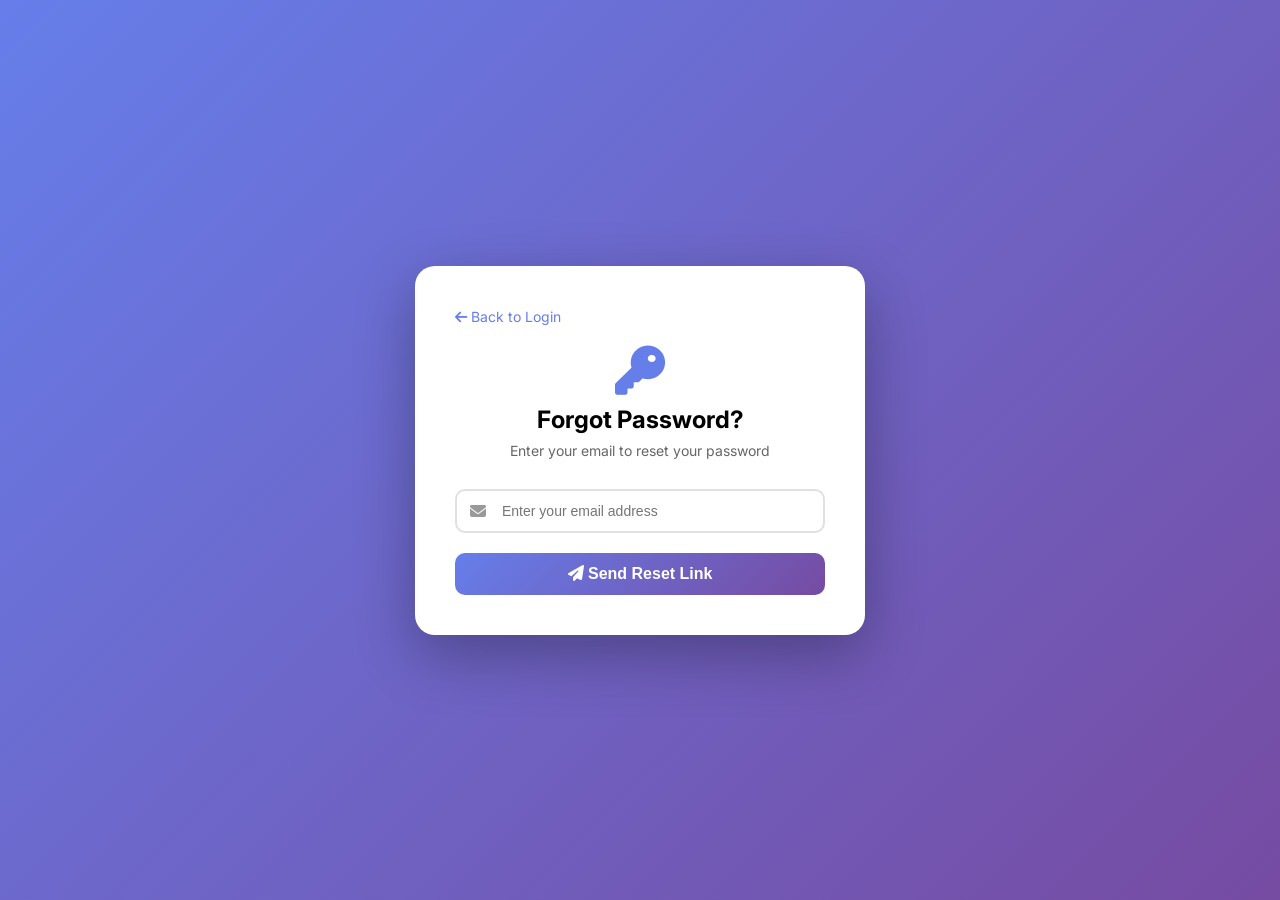
<file: static/forgot-password.html>
<!DOCTYPE html>
<html lang="en">
<head>
    <meta charset="UTF-8">
    <meta name="viewport" content="width=device-width, initial-scale=1.0">
    <title>Tap & Pay - Forgot Password</title>
    <link href="https://fonts.googleapis.com/css2?family=Inter:opsz,wght@14..32,300;14..32,400;14..32,500;14..32,600;14..32,700&display=swap" rel="stylesheet">
    <link rel="stylesheet" href="https://cdnjs.cloudflare.com/ajax/libs/font-awesome/6.4.0/css/all.min.css">
    <style>
        * {
            margin: 0;
            padding: 0;
            box-sizing: border-box;
        }

        body {
            font-family: 'Inter', sans-serif;
            background: linear-gradient(135deg, #667eea 0%, #764ba2 100%);
            min-height: 100vh;
            display: flex;
            align-items: center;
            justify-content: center;
            padding: 20px;
        }

        .container {
            width: 100%;
            max-width: 450px;
        }

        .card {
            background: white;
            border-radius: 20px;
            padding: 40px;
            box-shadow: 0 20px 60px rgba(0,0,0,0.3);
            animation: slideUp 0.5s ease;
        }

        @keyframes slideUp {
            from {
                opacity: 0;
                transform: translateY(30px);
            }
            to {
                opacity: 1;
                transform: translateY(0);
            }
        }

        .back-link {
            display: inline-block;
            margin-bottom: 20px;
            color: #667eea;
            text-decoration: none;
            font-size: 14px;
        }

        .back-link:hover {
            text-decoration: underline;
        }

        .logo {
            text-align: center;
            margin-bottom: 30px;
        }

        .logo i {
            font-size: 50px;
            color: #667eea;
        }

        .logo h1 {
            font-size: 24px;
            margin-top: 10px;
        }

        .form-group {
            margin-bottom: 20px;
        }

        .input-group {
            position: relative;
        }

        .input-group i {
            position: absolute;
            left: 15px;
            top: 50%;
            transform: translateY(-50%);
            color: #999;
        }

        .input-group input {
            width: 100%;
            padding: 12px 15px 12px 45px;
            border: 2px solid #e0e0e0;
            border-radius: 10px;
            font-size: 14px;
            transition: all 0.3s ease;
        }

        .input-group input:focus {
            outline: none;
            border-color: #667eea;
        }

        .btn {
            width: 100%;
            padding: 12px;
            background: linear-gradient(135deg, #667eea 0%, #764ba2 100%);
            color: white;
            border: none;
            border-radius: 10px;
            font-size: 16px;
            font-weight: 600;
            cursor: pointer;
            transition: transform 0.2s ease;
        }

        .btn:hover {
            transform: translateY(-2px);
        }

        .btn:disabled {
            opacity: 0.7;
            cursor: not-allowed;
        }

        .error-message, .success-message, .info-message {
            padding: 12px;
            border-radius: 8px;
            margin-bottom: 20px;
            display: none;
            font-size: 14px;
        }

        .error-message {
            background: #fee2e2;
            color: #dc2626;
        }

        .success-message {
            background: #d1fae5;
            color: #065f46;
        }

        .info-message {
            background: #dbeafe;
            color: #1e40af;
        }

        .spinner {
            display: inline-block;
            width: 16px;
            height: 16px;
            border: 2px solid white;
            border-top-color: transparent;
            border-radius: 50%;
            animation: spin 0.6s linear infinite;
            margin-right: 8px;
        }

        @keyframes spin {
            to { transform: rotate(360deg); }
        }

        .reset-link-box {
            background: #f3f4f6;
            padding: 15px;
            border-radius: 10px;
            margin-top: 20px;
            word-break: break-all;
            display: none;
        }

        .reset-link-box p {
            font-size: 12px;
            color: #6b7280;
            margin-bottom: 8px;
        }

        .reset-link-box a {
            color: #667eea;
            text-decoration: none;
            font-size: 12px;
        }

        .copy-btn {
            background: #667eea;
            color: white;
            border: none;
            padding: 5px 10px;
            border-radius: 5px;
            cursor: pointer;
            font-size: 12px;
            margin-top: 8px;
        }
    </style>
</head>
<body>
    <div class="container">
        <div class="card">
            <a href="login.html" class="back-link">
                <i class="fas fa-arrow-left"></i> Back to Login
            </a>

            <div class="logo">
                <i class="fas fa-key"></i>
                <h1>Forgot Password?</h1>
                <p style="font-size: 14px; color: #666; margin-top: 8px;">Enter your email to reset your password</p>
            </div>

            <div id="errorMessage" class="error-message"></div>
            <div id="successMessage" class="success-message"></div>
            <div id="infoMessage" class="info-message"></div>

            <form id="forgotForm">
                <div class="form-group">
                    <div class="input-group">
                        <i class="fas fa-envelope"></i>
                        <input type="email" id="email" required placeholder="Enter your email address">
                    </div>
                </div>

                <button type="submit" class="btn" id="submitBtn">
                    <i class="fas fa-paper-plane"></i> Send Reset Link
                </button>
            </form>

            <div id="resetLinkBox" class="reset-link-box">
                <p><i class="fas fa-link"></i> Your password reset link (copy this link):</p>
                <a id="resetLink" href="#" target="_blank"></a>
                <br>
                <button class="copy-btn" onclick="copyResetLink()">
                    <i class="fas fa-copy"></i> Copy Link
                </button>
                <p style="margin-top: 10px; font-size: 11px; color: #999;">
                    <i class="fas fa-envelope"></i> In production, this link would be sent to your email.
                </p>
            </div>
        </div>
    </div>

    <script>
       let currentResetLink = '';

    document.getElementById('forgotForm').addEventListener('submit', async (e) => {
        e.preventDefault();
        
        const email = document.getElementById('email').value;
        const submitBtn = document.getElementById('submitBtn');
        const originalText = submitBtn.innerHTML;
        
        submitBtn.innerHTML = '<div class="spinner"></div> Sending...';
        submitBtn.disabled = true;
        
        document.getElementById('errorMessage').style.display = 'none';
        document.getElementById('successMessage').style.display = 'none';
        document.getElementById('infoMessage').style.display = 'none';
        document.getElementById('resetLinkBox').style.display = 'none';
        
        try {
            // ✅ CORRECT URL - added /api prefix
            const response = await fetch('/api/auth/forgot-password', {
                method: 'POST',
                headers: { 'Content-Type': 'application/json' },
                body: JSON.stringify({ email })
            });
            
            const result = await response.json();
            
            if (result.success) {
                document.getElementById('successMessage').innerHTML = result.message || 'Reset link sent!';
                document.getElementById('successMessage').style.display = 'block';
                
                // Show reset link if provided (for demo)
                if (result.reset_link) {
                    currentResetLink = result.reset_link;
                    document.getElementById('resetLink').href = currentResetLink;
                    document.getElementById('resetLink').textContent = currentResetLink;
                    document.getElementById('resetLinkBox').style.display = 'block';
                }
                
                document.getElementById('email').value = '';
            } else {
                document.getElementById('errorMessage').innerHTML = result.error || 'Failed to send reset link';
                document.getElementById('errorMessage').style.display = 'block';
            }
        } catch (error) {
            console.error('Error:', error);
            document.getElementById('errorMessage').innerHTML = 'Network error. Please make sure the server is running.';
            document.getElementById('errorMessage').style.display = 'block';
        } finally {
            submitBtn.innerHTML = originalText;
            submitBtn.disabled = false;
        }
    });

    function copyResetLink() {
        navigator.clipboard.writeText(currentResetLink);
        alert('Reset link copied to clipboard!');
    }
    </script>
</body>
</html>
</file>
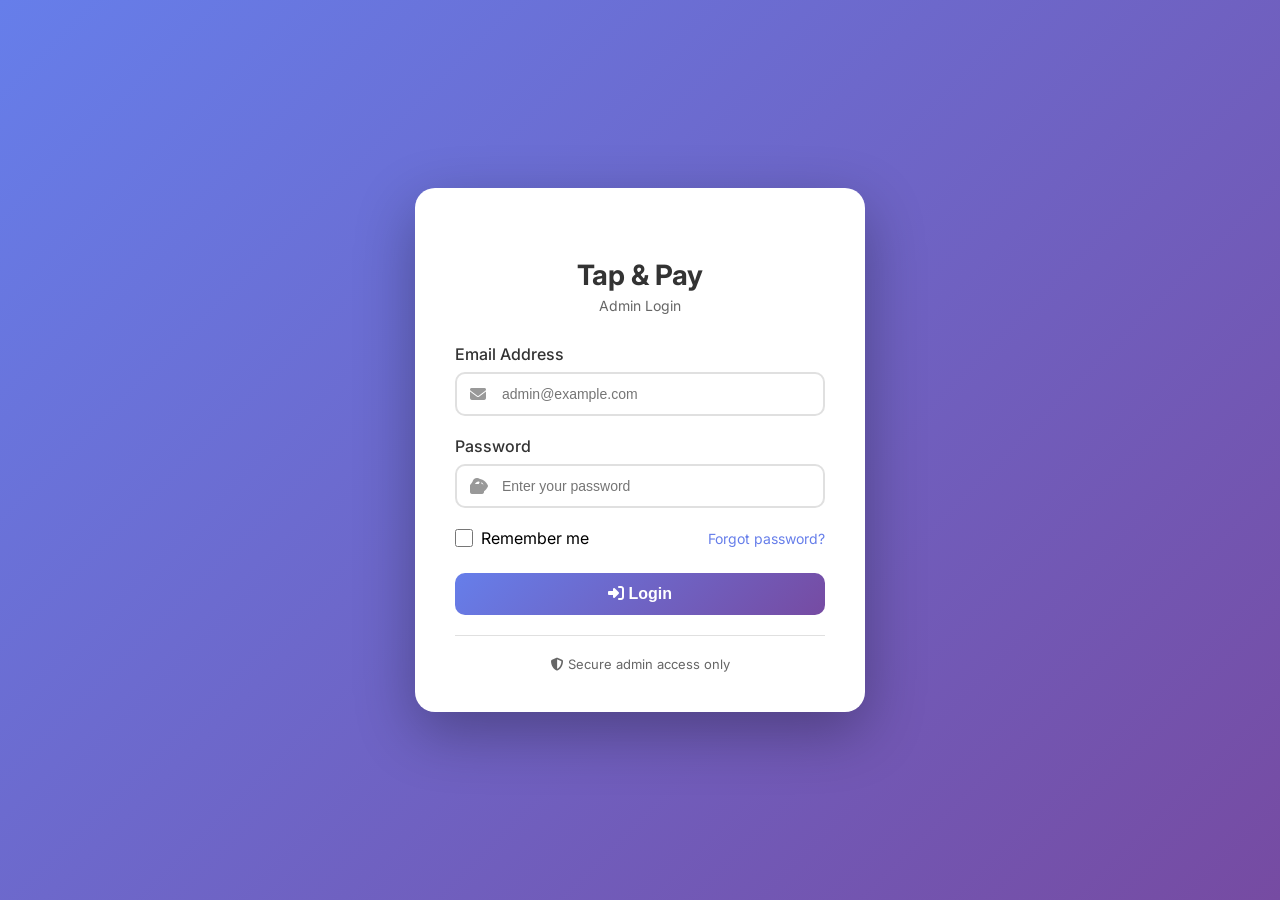
<file: static/login.html>
<!DOCTYPE html>
<html lang="en">
<head>
    <meta charset="UTF-8">
    <meta name="viewport" content="width=device-width, initial-scale=1.0">
    <title>Tap & Pay - Admin Login</title>
    <link href="https://fonts.googleapis.com/css2?family=Inter:opsz,wght@14..32,300;14..32,400;14..32,500;14..32,600;14..32,700&display=swap" rel="stylesheet">
    <link rel="stylesheet" href="https://cdnjs.cloudflare.com/ajax/libs/font-awesome/6.4.0/css/all.min.css">
    <style>
        * {
            margin: 0;
            padding: 0;
            box-sizing: border-box;
        }

        body {
            font-family: 'Inter', sans-serif;
            background: linear-gradient(135deg, #667eea 0%, #764ba2 100%);
            min-height: 100vh;
            display: flex;
            align-items: center;
            justify-content: center;
            padding: 20px;
        }

        .login-container {
            width: 100%;
            max-width: 450px;
        }

        .login-card {
            background: white;
            border-radius: 20px;
            padding: 40px;
            box-shadow: 0 20px 60px rgba(0,0,0,0.3);
            animation: slideUp 0.5s ease;
        }

        @keyframes slideUp {
            from {
                opacity: 0;
                transform: translateY(30px);
            }
            to {
                opacity: 1;
                transform: translateY(0);
            }
        }

        .logo {
            text-align: center;
            margin-bottom: 30px;
        }

        .logo i {
            font-size: 60px;
            color: #667eea;
        }

        .logo h1 {
            font-size: 28px;
            margin-top: 10px;
            color: #333;
        }

        .logo p {
            color: #666;
            font-size: 14px;
            margin-top: 5px;
        }

        .form-group {
            margin-bottom: 20px;
        }

        .form-group label {
            display: block;
            margin-bottom: 8px;
            font-weight: 500;
            color: #333;
        }

        .input-group {
            position: relative;
        }

        .input-group i {
            position: absolute;
            left: 15px;
            top: 50%;
            transform: translateY(-50%);
            color: #999;
        }

        .input-group input {
            width: 100%;
            padding: 12px 15px 12px 45px;
            border: 2px solid #e0e0e0;
            border-radius: 10px;
            font-size: 14px;
            transition: all 0.3s ease;
        }

        .input-group input:focus {
            outline: none;
            border-color: #667eea;
            box-shadow: 0 0 0 3px rgba(102, 126, 234, 0.1);
        }

        .password-toggle {
            position: absolute;
            right: 15px;
            top: 50%;
            transform: translateY(-50%);
            cursor: pointer;
            color: #999;
        }

        .remember-forgot {
            display: flex;
            justify-content: space-between;
            align-items: center;
            margin-bottom: 25px;
        }

        .checkbox {
            display: flex;
            align-items: center;
            gap: 8px;
        }

        .checkbox input {
            width: 18px;
            height: 18px;
            cursor: pointer;
        }

        .checkbox label {
            margin: 0;
            cursor: pointer;
        }

        .forgot-link {
            color: #667eea;
            text-decoration: none;
            font-size: 14px;
        }

        .forgot-link:hover {
            text-decoration: underline;
        }

        .login-btn {
            width: 100%;
            padding: 12px;
            background: linear-gradient(135deg, #667eea 0%, #764ba2 100%);
            color: white;
            border: none;
            border-radius: 10px;
            font-size: 16px;
            font-weight: 600;
            cursor: pointer;
            transition: transform 0.2s ease;
        }

        .login-btn:hover {
            transform: translateY(-2px);
        }

        .login-btn:disabled {
            opacity: 0.7;
            cursor: not-allowed;
        }

        .error-message {
            background: #fee2e2;
            color: #dc2626;
            padding: 12px;
            border-radius: 8px;
            margin-bottom: 20px;
            display: none;
            font-size: 14px;
        }

        .success-message {
            background: #d1fae5;
            color: #065f46;
            padding: 12px;
            border-radius: 8px;
            margin-bottom: 20px;
            display: none;
            font-size: 14px;
        }

        .info-message {
            text-align: center;
            margin-top: 20px;
            padding-top: 20px;
            border-top: 1px solid #e0e0e0;
            font-size: 13px;
            color: #666;
        }

        .spinner {
            display: inline-block;
            width: 16px;
            height: 16px;
            border: 2px solid white;
            border-top-color: transparent;
            border-radius: 50%;
            animation: spin 0.6s linear infinite;
            margin-right: 8px;
        }

        @keyframes spin {
            to { transform: rotate(360deg); }
        }
    </style>
</head>
<body>
    <div class="login-container">
        <div class="login-card">
            <div class="logo">
                <i class="fas fa-tap"></i>
                <h1>Tap & Pay</h1>
                <p>Admin Login</p>
            </div>

            <div id="errorMessage" class="error-message"></div>
            <div id="successMessage" class="success-message"></div>

            <form id="loginForm">
                <div class="form-group">
                    <label>Email Address</label>
                    <div class="input-group">
                        <i class="fas fa-envelope"></i>
                        <input type="email" id="email" required placeholder="admin@example.com">
                    </div>
                </div>

                <div class="form-group">
                    <label>Password</label>
                    <div class="input-group">
                        <i class="fas fa-lock"></i>
                        <input type="password" id="password" required placeholder="Enter your password">
                        <i class="fas fa-eye password-toggle" onclick="togglePassword()"></i>
                    </div>
                </div>

                <div class="remember-forgot">
                    <label class="checkbox">
                        <input type="checkbox" id="rememberMe">
                        <span>Remember me</span>
                    </label>
                    <a href="forgot-password.html" class="forgot-link">Forgot password?</a>
                </div>

                <button type="submit" class="login-btn" id="loginBtn">
                    <i class="fas fa-sign-in-alt"></i> Login
                </button>
            </form>

            <div class="info-message">
                <i class="fas fa-shield-alt"></i> Secure admin access only
            </div>
        </div>
    </div>

    <script>
        function togglePassword() {
            const passwordInput = document.getElementById('password');
            const icon = document.querySelector('.password-toggle');
            if (passwordInput.type === 'password') {
                passwordInput.type = 'text';
                icon.classList.remove('fa-eye');
                icon.classList.add('fa-eye-slash');
            } else {
                passwordInput.type = 'password';
                icon.classList.remove('fa-eye-slash');
                icon.classList.add('fa-eye');
            }
        }

        document.getElementById('loginForm').addEventListener('submit', async (e) => {
            e.preventDefault();
            
            const email = document.getElementById('email').value;
            const password = document.getElementById('password').value;
            const rememberMe = document.getElementById('rememberMe').checked;
            const loginBtn = document.getElementById('loginBtn');
            const originalText = loginBtn.innerHTML;
            
            // Show loading
            loginBtn.innerHTML = '<div class="spinner"></div> Logging in...';
            loginBtn.disabled = true;
            
            // Clear messages
            document.getElementById('errorMessage').style.display = 'none';
            document.getElementById('successMessage').style.display = 'none';
            
            try {
                const response = await fetch('/api/auth/login', {
                    method: 'POST',
                    headers: { 'Content-Type': 'application/json' },
                    body: JSON.stringify({ email, password, rememberMe })
                });
                
                const result = await response.json();
                
                if (result.success) {
                    // Store token
                    localStorage.setItem('authToken', result.token);
                    localStorage.setItem('userEmail', email);
                    if (rememberMe) {
                        localStorage.setItem('rememberMe', 'true');
                    }
                    
                    // Show success
                    document.getElementById('successMessage').textContent = 'Login successful! Redirecting...';
                    document.getElementById('successMessage').style.display = 'block';
                    
                    // Redirect to dashboard
                    setTimeout(() => {
                        window.location.href = '/';
                    }, 1000);
                } else {
                    document.getElementById('errorMessage').textContent = result.error || 'Login failed';
                    document.getElementById('errorMessage').style.display = 'block';
                    loginBtn.innerHTML = originalText;
                    loginBtn.disabled = false;
                }
            } catch (error) {
                document.getElementById('errorMessage').textContent = 'Network error. Please try again.';
                document.getElementById('errorMessage').style.display = 'block';
                loginBtn.innerHTML = originalText;
                loginBtn.disabled = false;
            }
        });
        
        // Check if already logged in
        const token = localStorage.getItem('authToken');
        if (token) {
            // Verify token
            fetch('/auth/verify', {
                headers: { 'Authorization': `Bearer ${token}` }
            }).then(res => res.json()).then(data => {
                if (data.valid) {
                    window.location.href = '/';
                }
            });
        }
    </script>
</body>
</html>
</file>
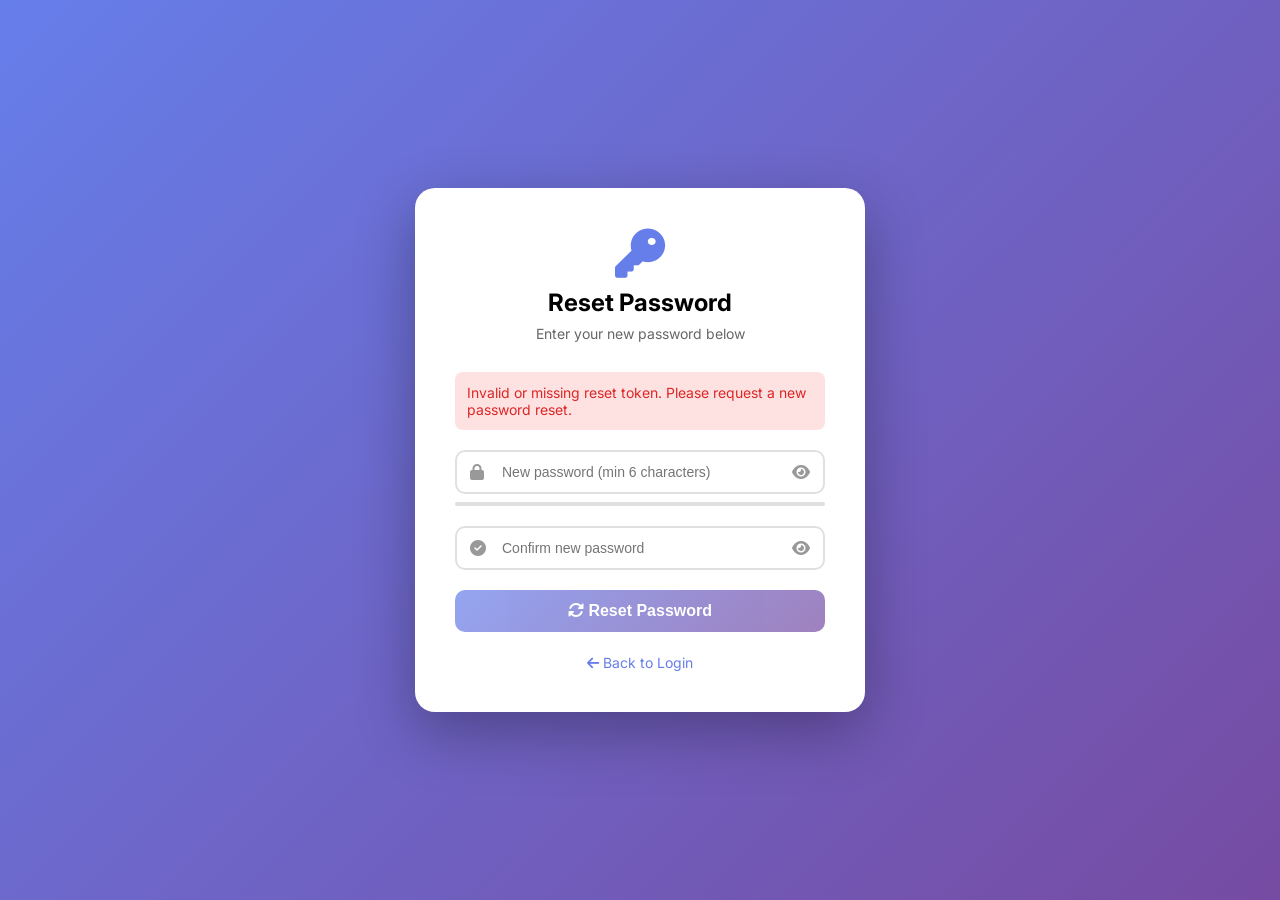
<file: static/reset-password.html>
<!DOCTYPE html>
<html lang="en">
<head>
    <meta charset="UTF-8">
    <meta name="viewport" content="width=device-width, initial-scale=1.0">
    <title>Tap & Pay - Reset Password</title>
    <link href="https://fonts.googleapis.com/css2?family=Inter:opsz,wght@14..32,300;14..32,400;14..32,500;14..32,600;14..32,700&display=swap" rel="stylesheet">
    <link rel="stylesheet" href="https://cdnjs.cloudflare.com/ajax/libs/font-awesome/6.4.0/css/all.min.css">
    <style>
        * { margin: 0; padding: 0; box-sizing: border-box; }
        body {
            font-family: 'Inter', sans-serif;
            background: linear-gradient(135deg, #667eea 0%, #764ba2 100%);
            min-height: 100vh;
            display: flex;
            align-items: center;
            justify-content: center;
            padding: 20px;
        }
        .container { width: 100%; max-width: 450px; }
        .card {
            background: white;
            border-radius: 20px;
            padding: 40px;
            box-shadow: 0 20px 60px rgba(0,0,0,0.3);
            animation: slideUp 0.5s ease;
        }
        @keyframes slideUp {
            from { opacity: 0; transform: translateY(30px); }
            to { opacity: 1; transform: translateY(0); }
        }
        .logo { text-align: center; margin-bottom: 30px; }
        .logo i { font-size: 50px; color: #667eea; }
        .logo h1 { font-size: 24px; margin-top: 10px; }
        .logo p { font-size: 14px; color: #666; margin-top: 8px; }
        .form-group { margin-bottom: 20px; }
        .input-group { position: relative; }
        .input-group i:first-child {
            position: absolute;
            left: 15px;
            top: 50%;
            transform: translateY(-50%);
            color: #999;
        }
        .input-group input {
            width: 100%;
            padding: 12px 15px 12px 45px;
            border: 2px solid #e0e0e0;
            border-radius: 10px;
            font-size: 14px;
            transition: all 0.3s ease;
        }
        .input-group input:focus { outline: none; border-color: #667eea; }
        .password-toggle {
            position: absolute;
            right: 15px;
            top: 50%;
            transform: translateY(-50%);
            cursor: pointer;
            color: #999;
        }
        .btn {
            width: 100%;
            padding: 12px;
            background: linear-gradient(135deg, #667eea 0%, #764ba2 100%);
            color: white;
            border: none;
            border-radius: 10px;
            font-size: 16px;
            font-weight: 600;
            cursor: pointer;
            transition: transform 0.2s ease;
        }
        .btn:hover { transform: translateY(-2px); }
        .btn:disabled { opacity: 0.7; cursor: not-allowed; transform: none; }
        .error-message, .success-message {
            padding: 12px;
            border-radius: 8px;
            margin-bottom: 20px;
            display: none;
            font-size: 14px;
        }
        .error-message { background: #fee2e2; color: #dc2626; }
        .success-message { background: #d1fae5; color: #065f46; }
        .spinner {
            display: inline-block;
            width: 16px;
            height: 16px;
            border: 2px solid white;
            border-top-color: transparent;
            border-radius: 50%;
            animation: spin 0.6s linear infinite;
            margin-right: 8px;
        }
        @keyframes spin { to { transform: rotate(360deg); } }
        .strength-meter {
            margin-top: 8px;
            height: 4px;
            background: #e0e0e0;
            border-radius: 2px;
            overflow: hidden;
        }
        .strength-bar { height: 100%; width: 0; transition: width 0.3s ease; }
        .strength-text { font-size: 11px; margin-top: 4px; color: #666; }
        .back-link { text-align: center; margin-top: 20px; }
        .back-link a { color: #667eea; text-decoration: none; font-size: 14px; }
        .back-link a:hover { text-decoration: underline; }
    </style>
</head>
<body>
    <div class="container">
        <div class="card">
            <div class="logo">
                <i class="fas fa-key"></i>
                <h1>Reset Password</h1>
                <p>Enter your new password below</p>
            </div>

            <div id="errorMessage" class="error-message"></div>
            <div id="successMessage" class="success-message"></div>

            <form id="resetForm">
                <div class="form-group">
                    <div class="input-group">
                        <i class="fas fa-lock"></i>
                        <input type="password" id="newPassword" required placeholder="New password (min 6 characters)">
                        <i class="fas fa-eye password-toggle" onclick="togglePassword('newPassword')"></i>
                    </div>
                    <div class="strength-meter">
                        <div class="strength-bar" id="strengthBar"></div>
                    </div>
                    <div class="strength-text" id="strengthText"></div>
                </div>

                <div class="form-group">
                    <div class="input-group">
                        <i class="fas fa-check-circle"></i>
                        <input type="password" id="confirmPassword" required placeholder="Confirm new password">
                        <i class="fas fa-eye password-toggle" onclick="togglePassword('confirmPassword')"></i>
                    </div>
                </div>

                <button type="submit" class="btn" id="resetBtn">
                    <i class="fas fa-sync-alt"></i> Reset Password
                </button>
            </form>

            <div class="back-link">
                <a href="login.html"><i class="fas fa-arrow-left"></i> Back to Login</a>
            </div>
        </div>
    </div>

    <script>
        // Get token from URL
        const urlParams = new URLSearchParams(window.location.search);
        const token = urlParams.get('token');

        // Check if token exists
        if (!token) {
            document.getElementById('errorMessage').innerHTML = 'Invalid or missing reset token. Please request a new password reset.';
            document.getElementById('errorMessage').style.display = 'block';
            document.getElementById('resetBtn').disabled = true;
        }

        // Toggle password visibility
        function togglePassword(fieldId) {
            const field = document.getElementById(fieldId);
            const icon = event.target;
            if (field.type === 'password') {
                field.type = 'text';
                icon.classList.remove('fa-eye');
                icon.classList.add('fa-eye-slash');
            } else {
                field.type = 'password';
                icon.classList.remove('fa-eye-slash');
                icon.classList.add('fa-eye');
            }
        }

        // Password strength checker
        const newPassword = document.getElementById('newPassword');
        if (newPassword) {
            newPassword.addEventListener('input', function() {
                const password = this.value;
                const strengthBar = document.getElementById('strengthBar');
                const strengthText = document.getElementById('strengthText');
                
                let strength = 0;
                if (password.length >= 6) strength++;
                if (password.length >= 8) strength++;
                if (/[A-Z]/.test(password)) strength++;
                if (/[0-9]/.test(password)) strength++;
                if (/[^A-Za-z0-9]/.test(password)) strength++;
                
                const width = (strength / 5) * 100;
                strengthBar.style.width = width + '%';
                
                if (strength <= 2) {
                    strengthBar.style.background = '#ef4444';
                    strengthText.textContent = 'Weak password';
                } else if (strength <= 4) {
                    strengthBar.style.background = '#f59e0b';
                    strengthText.textContent = 'Medium password';
                } else {
                    strengthBar.style.background = '#10b981';
                    strengthText.textContent = 'Strong password';
                }
            });
        }

        // Handle form submission
        const resetForm = document.getElementById('resetForm');
        if (resetForm) {
            resetForm.addEventListener('submit', async (e) => {
                e.preventDefault();
                
                const newPassword = document.getElementById('newPassword').value;
                const confirmPassword = document.getElementById('confirmPassword').value;
                const resetBtn = document.getElementById('resetBtn');
                const originalText = resetBtn.innerHTML;
                
                // Validate password length
                if (newPassword.length < 6) {
                    document.getElementById('errorMessage').innerHTML = 'Password must be at least 6 characters';
                    document.getElementById('errorMessage').style.display = 'block';
                    document.getElementById('successMessage').style.display = 'none';
                    return;
                }
                
                // Validate password match
                if (newPassword !== confirmPassword) {
                    document.getElementById('errorMessage').innerHTML = 'Passwords do not match';
                    document.getElementById('errorMessage').style.display = 'block';
                    document.getElementById('successMessage').style.display = 'none';
                    return;
                }
                
                // Show loading state
                resetBtn.innerHTML = '<div class="spinner"></div> Resetting...';
                resetBtn.disabled = true;
                
                // Hide previous messages
                document.getElementById('errorMessage').style.display = 'none';
                document.getElementById('successMessage').style.display = 'none';
                
                try {
                    // CORRECT API ENDPOINT WITH /api PREFIX
                    const response = await fetch('/api/auth/reset-password', {
                        method: 'POST',
                        headers: { 
                            'Content-Type': 'application/json'
                        },
                        body: JSON.stringify({ 
                            token: token, 
                            password: newPassword 
                        })
                    });
                    
                    const result = await response.json();
                    
                    if (result.success) {
                        document.getElementById('successMessage').innerHTML = result.message + ' Redirecting to login...';
                        document.getElementById('successMessage').style.display = 'block';
                        
                        setTimeout(() => {
                            window.location.href = '/login.html';
                        }, 2000);
                    } else {
                        document.getElementById('errorMessage').innerHTML = result.error || 'Failed to reset password';
                        document.getElementById('errorMessage').style.display = 'block';
                        resetBtn.innerHTML = originalText;
                        resetBtn.disabled = false;
                    }
                } catch (error) {
                    console.error('Reset password error:', error);
                    document.getElementById('errorMessage').innerHTML = 'Network error. Please make sure the server is running.';
                    document.getElementById('errorMessage').style.display = 'block';
                    resetBtn.innerHTML = originalText;
                    resetBtn.disabled = false;
                }
            });
        }
    </script>
</body>
</html>
</file>
